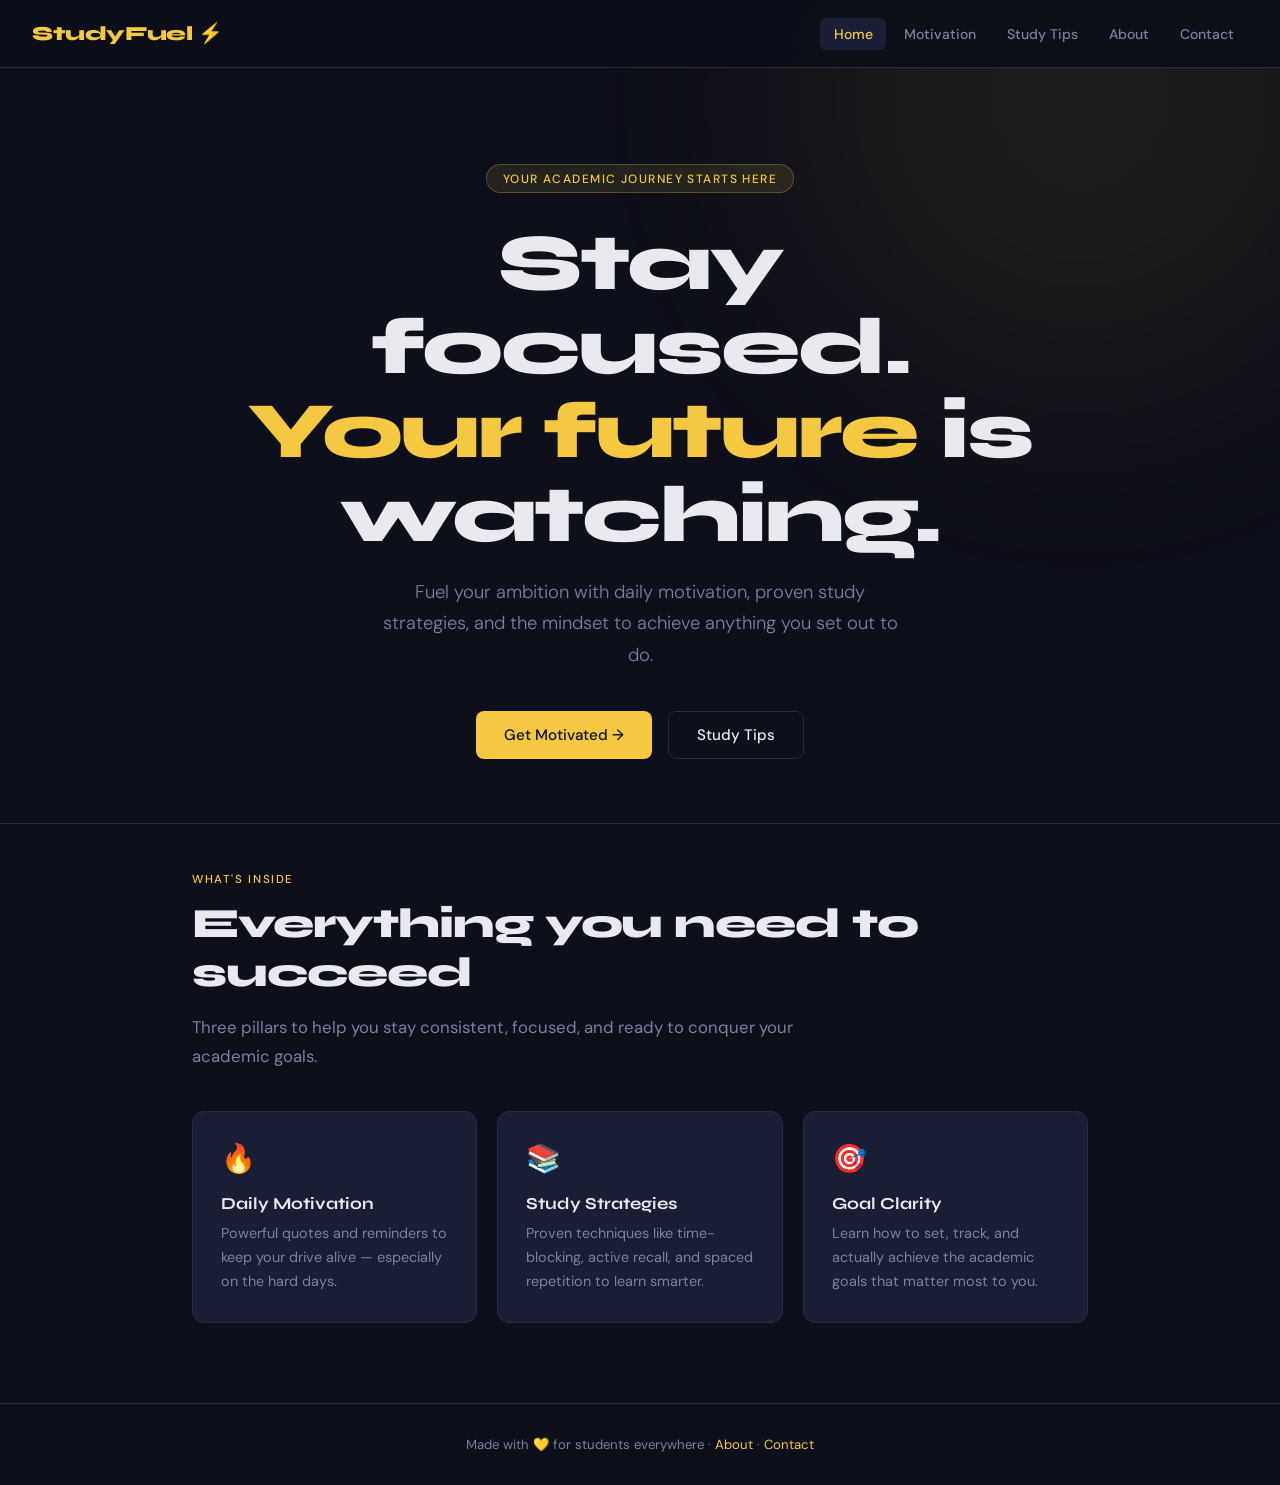
<file: index.html>
<!DOCTYPE html>
<html lang="en">
<head>
  <meta charset="UTF-8" />
  <meta name="viewport" content="width=device-width, initial-scale=1.0" />
  <title>Student Motivation 💡</title>
  <link rel="stylesheet" href="style.css" />
</head>
<body>

<div class="glow"></div>

<nav>
  <a href="index.html" class="nav-logo">StudyFuel ⚡</a>
  <ul class="nav-links" id="navLinks">
    <li><a href="index.html" class="active">Home</a></li>
    <li><a href="motivation.html">Motivation</a></li>
    <li><a href="study-tips.html">Study Tips</a></li>
    <li><a href="about.html">About</a></li>
    <li><a href="contact.html">Contact</a></li>
  </ul>
  <button class="hamburger" id="hamburger" aria-label="Toggle menu">
    <span></span><span></span><span></span>
  </button>
</nav>

<main>
  <section class="hero">
    <div class="hero-tag fade-up">Your academic journey starts here</div>
    <h1 class="fade-up">Stay focused.<br><em>Your future</em> is watching.</h1>
    <p class="fade-up">Fuel your ambition with daily motivation, proven study strategies, and the mindset to achieve anything you set out to do.</p>
    <div style="display:flex;gap:1rem;justify-content:center;flex-wrap:wrap;" class="fade-up">
      <a href="motivation.html" class="btn btn-primary">Get Motivated →</a>
      <a href="study-tips.html" class="btn btn-outline">Study Tips</a>
    </div>
  </section>

  <hr class="divider" />

  <section class="section">
    <div class="section-label">What's inside</div>
    <h2>Everything you need to succeed</h2>
    <p>Three pillars to help you stay consistent, focused, and ready to conquer your academic goals.</p>
    <div class="grid">
      <div class="card fade-up">
        <div class="card-icon">🔥</div>
        <h3>Daily Motivation</h3>
        <p>Powerful quotes and reminders to keep your drive alive — especially on the hard days.</p>
      </div>
      <div class="card fade-up">
        <div class="card-icon">📚</div>
        <h3>Study Strategies</h3>
        <p>Proven techniques like time-blocking, active recall, and spaced repetition to learn smarter.</p>
      </div>
      <div class="card fade-up">
        <div class="card-icon">🎯</div>
        <h3>Goal Clarity</h3>
        <p>Learn how to set, track, and actually achieve the academic goals that matter most to you.</p>
      </div>
    </div>
  </section>
</main>

<footer>
  <p>Made with 💛 for students everywhere · <a href="about.html">About</a> · <a href="contact.html">Contact</a></p>
</footer>

<script>
  const btn = document.getElementById('hamburger');
  const links = document.getElementById('navLinks');
  btn.addEventListener('click', () => links.classList.toggle('open'));
</script>

</body>
</html>
</file>
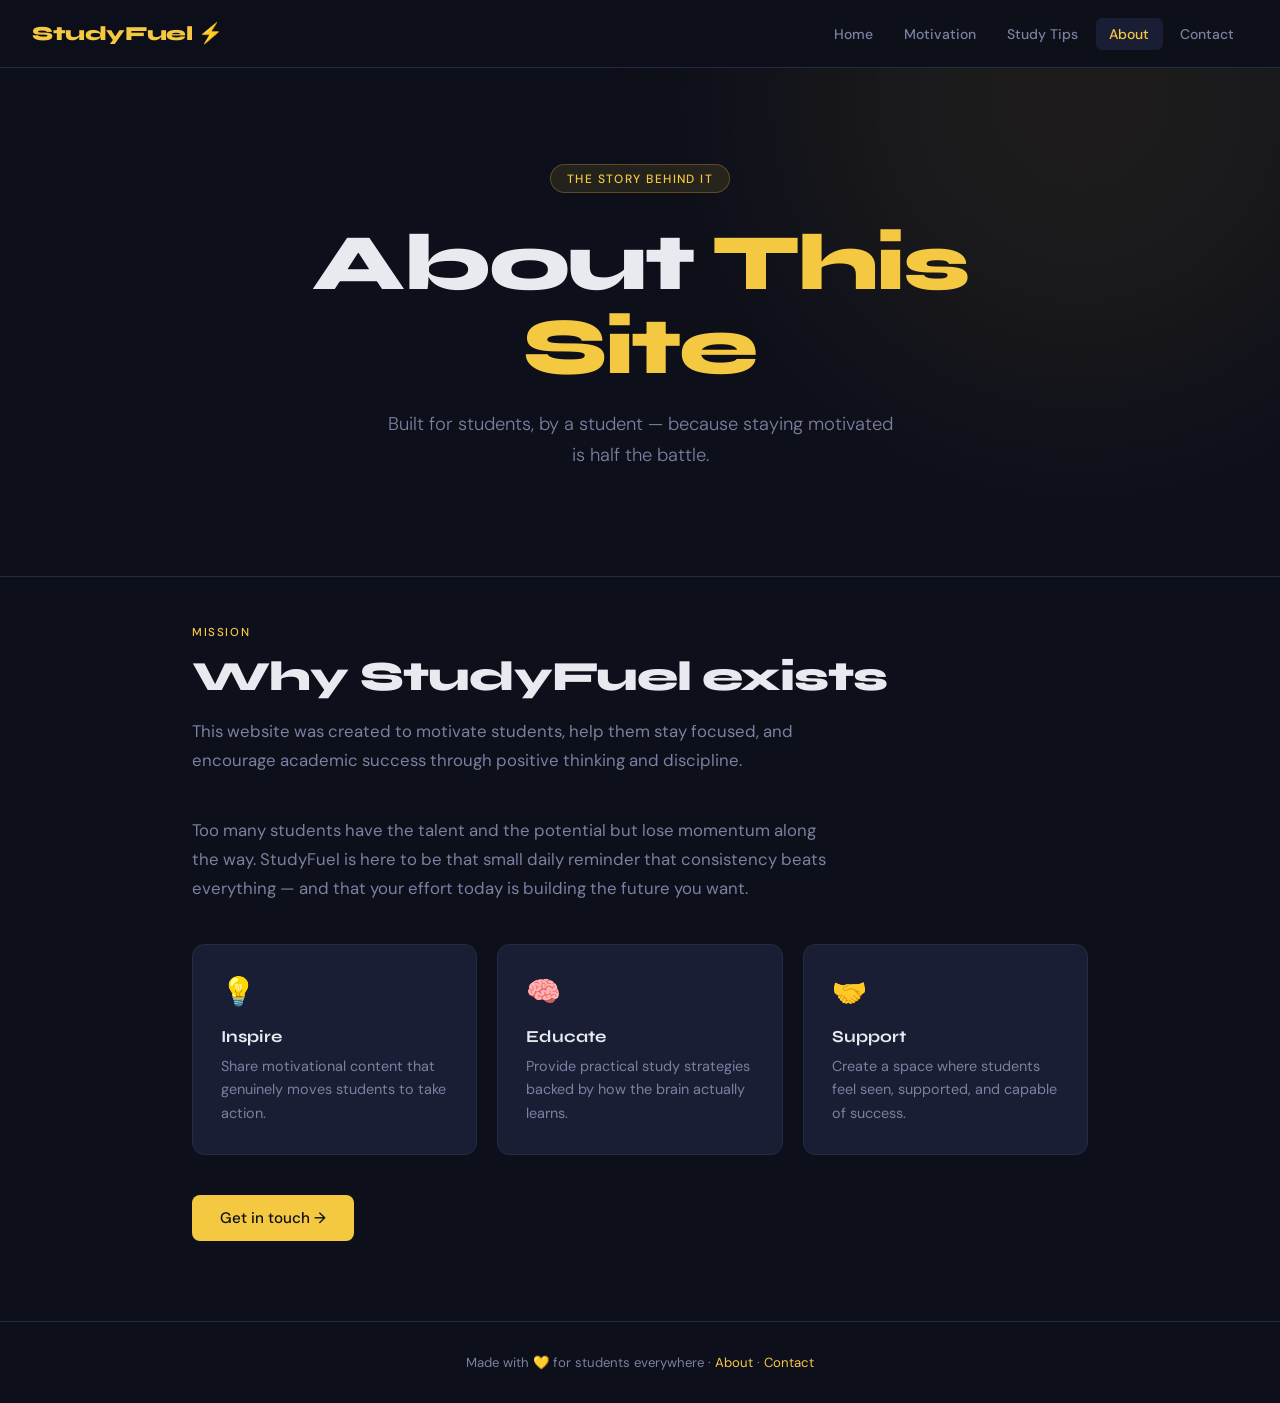
<file: about.html>
<!DOCTYPE html>
<html lang="en">
<head>
  <meta charset="UTF-8" />
  <meta name="viewport" content="width=device-width, initial-scale=1.0" />
  <title>About · StudyFuel</title>
  <link rel="stylesheet" href="style.css" />
</head>
<body>

<div class="glow"></div>

<nav>
  <a href="index.html" class="nav-logo">StudyFuel ⚡</a>
  <ul class="nav-links" id="navLinks">
    <li><a href="index.html">Home</a></li>
    <li><a href="motivation.html">Motivation</a></li>
    <li><a href="study-tips.html">Study Tips</a></li>
    <li><a href="about.html" class="active">About</a></li>
    <li><a href="contact.html">Contact</a></li>
  </ul>
  <button class="hamburger" id="hamburger" aria-label="Toggle menu">
    <span></span><span></span><span></span>
  </button>
</nav>

<main>
  <section class="hero">
    <div class="hero-tag fade-up">The story behind it</div>
    <h1 class="fade-up">About <em>This Site</em></h1>
    <p class="fade-up">Built for students, by a student — because staying motivated is half the battle.</p>
  </section>

  <hr class="divider" />

  <section class="section">
    <div class="section-label">Mission</div>
    <h2>Why StudyFuel exists</h2>
    <p>This website was created to motivate students, help them stay focused, and encourage academic success through positive thinking and discipline.</p>
    <p>Too many students have the talent and the potential but lose momentum along the way. StudyFuel is here to be that small daily reminder that consistency beats everything — and that your effort today is building the future you want.</p>

    <div class="grid" style="margin-top:2rem;">
      <div class="card fade-up">
        <div class="card-icon">💡</div>
        <h3>Inspire</h3>
        <p>Share motivational content that genuinely moves students to take action.</p>
      </div>
      <div class="card fade-up">
        <div class="card-icon">🧠</div>
        <h3>Educate</h3>
        <p>Provide practical study strategies backed by how the brain actually learns.</p>
      </div>
      <div class="card fade-up">
        <div class="card-icon">🤝</div>
        <h3>Support</h3>
        <p>Create a space where students feel seen, supported, and capable of success.</p>
      </div>
    </div>

    <div style="margin-top:2.5rem;">
      <a href="contact.html" class="btn btn-primary">Get in touch →</a>
    </div>
  </section>
</main>

<footer>
  <p>Made with 💛 for students everywhere · <a href="about.html">About</a> · <a href="contact.html">Contact</a></p>
</footer>

<script>
  const btn = document.getElementById('hamburger');
  const links = document.getElementById('navLinks');
  btn.addEventListener('click', () => links.classList.toggle('open'));
</script>

</body>
</html>
</file>
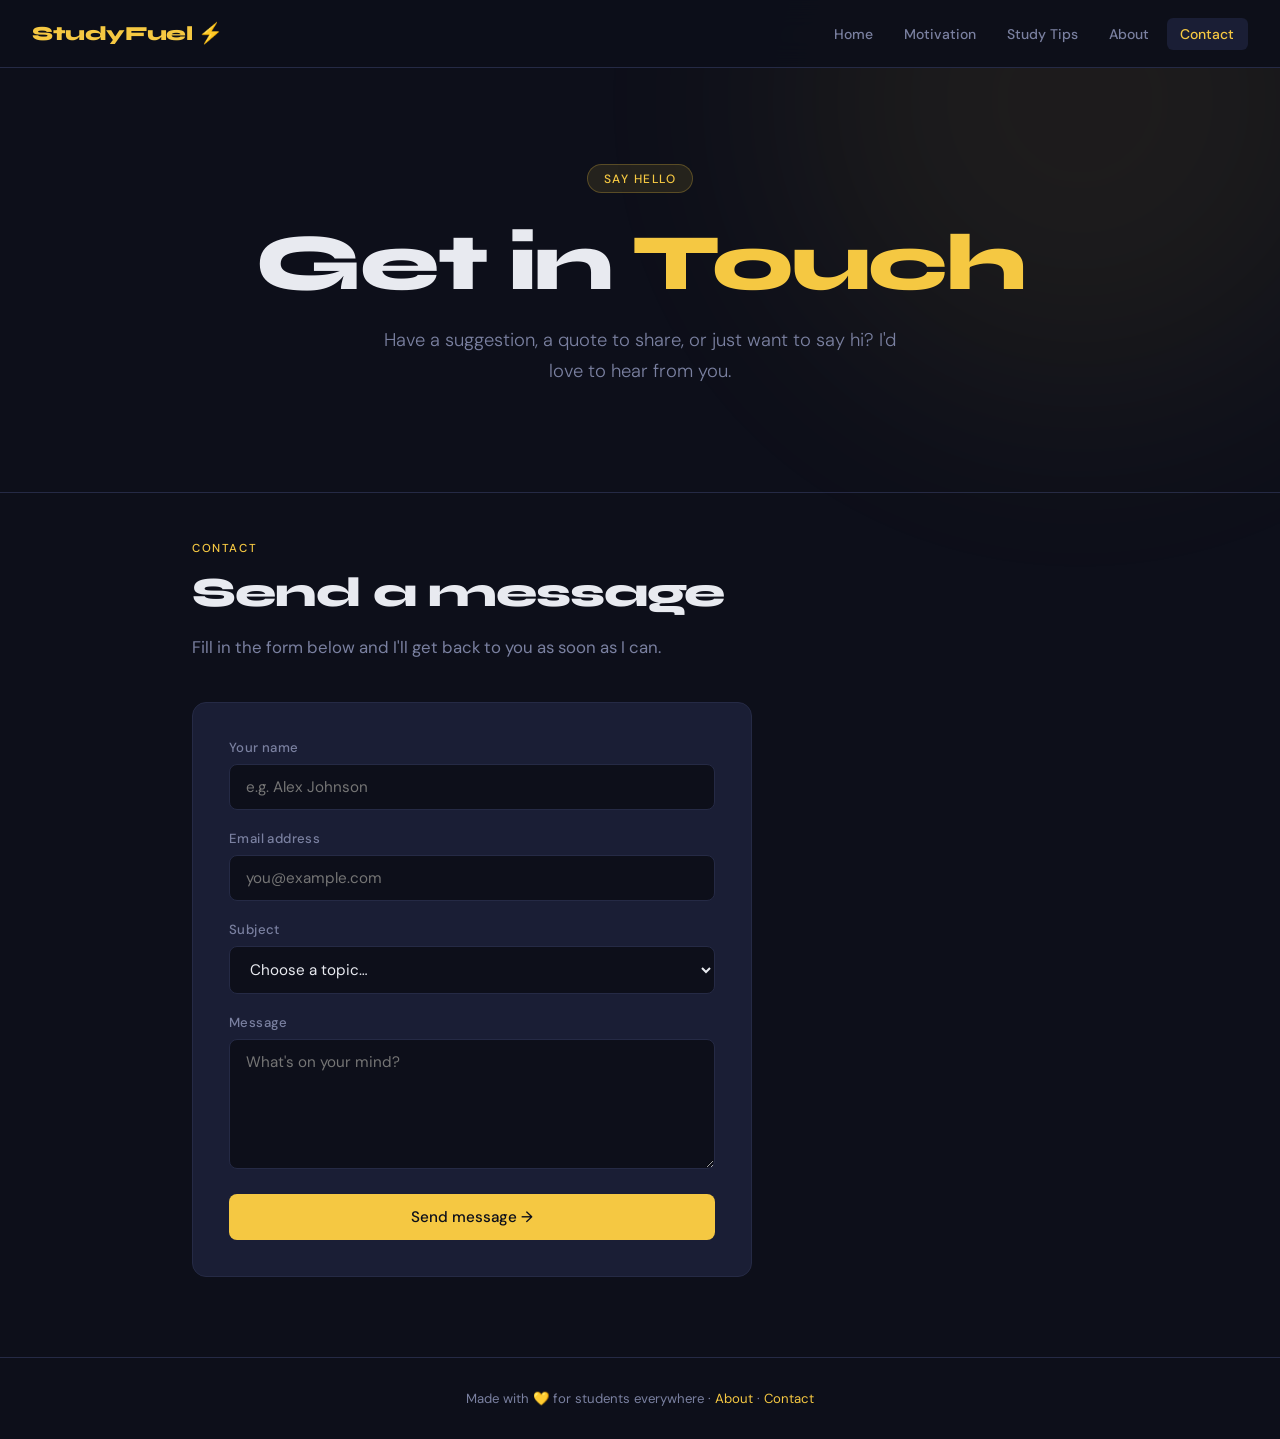
<file: contact.html>
<!DOCTYPE html>
<html lang="en">
<head>
  <meta charset="UTF-8" />
  <meta name="viewport" content="width=device-width, initial-scale=1.0" />
  <title>Contact · StudyFuel</title>
  <link rel="stylesheet" href="style.css" />
</head>
<body>

<div class="glow"></div>

<nav>
  <a href="index.html" class="nav-logo">StudyFuel ⚡</a>
  <ul class="nav-links" id="navLinks">
    <li><a href="index.html">Home</a></li>
    <li><a href="motivation.html">Motivation</a></li>
    <li><a href="study-tips.html">Study Tips</a></li>
    <li><a href="about.html">About</a></li>
    <li><a href="contact.html" class="active">Contact</a></li>
  </ul>
  <button class="hamburger" id="hamburger" aria-label="Toggle menu">
    <span></span><span></span><span></span>
  </button>
</nav>

<main>
  <section class="hero">
    <div class="hero-tag fade-up">Say hello</div>
    <h1 class="fade-up">Get in <em>Touch</em></h1>
    <p class="fade-up">Have a suggestion, a quote to share, or just want to say hi? I'd love to hear from you.</p>
  </section>

  <hr class="divider" />

  <section class="section">
    <div class="section-label">Contact</div>
    <h2>Send a message</h2>
    <p>Fill in the form below and I'll get back to you as soon as I can.</p>

    <div class="contact-form" id="contactForm">
      <div class="form-group">
        <label for="name">Your name</label>
        <input type="text" id="name" placeholder="e.g. Alex Johnson" />
      </div>
      <div class="form-group">
        <label for="email">Email address</label>
        <input type="email" id="email" placeholder="you@example.com" />
      </div>
      <div class="form-group">
        <label for="subject">Subject</label>
        <select id="subject">
          <option value="" disabled selected>Choose a topic…</option>
          <option>Suggestion or feedback</option>
          <option>Quote submission</option>
          <option>General question</option>
          <option>Other</option>
        </select>
      </div>
      <div class="form-group">
        <label for="message">Message</label>
        <textarea id="message" placeholder="What's on your mind?"></textarea>
      </div>
      <button class="btn btn-primary" id="submitBtn" onclick="handleSubmit()" style="width:100%;justify-content:center;">
        Send message →
      </button>
    </div>

    <div class="form-success" id="formSuccess">
      <div class="checkmark">✅</div>
      <h3 style="font-family:'Syne',sans-serif;font-size:1.4rem;margin-bottom:0.5rem;">Message sent!</h3>
      <p style="color:var(--muted);">Thanks for reaching out. I'll get back to you soon.</p>
      <a href="index.html" class="btn btn-outline" style="margin-top:1.5rem;">← Back to home</a>
    </div>
  </section>
</main>

<footer>
  <p>Made with 💛 for students everywhere · <a href="about.html">About</a> · <a href="contact.html">Contact</a></p>
</footer>

<script>
  const btn = document.getElementById('hamburger');
  const links = document.getElementById('navLinks');
  btn.addEventListener('click', () => links.classList.toggle('open'));

  function handleSubmit() {
    const name = document.getElementById('name').value.trim();
    const email = document.getElementById('email').value.trim();
    const message = document.getElementById('message').value.trim();

    if (!name || !email || !message) {
      alert('Please fill in your name, email, and message.');
      return;
    }

    document.getElementById('contactForm').style.display = 'none';
    document.getElementById('formSuccess').style.display = 'block';
  }
</script>

</body>
</html>
</file>
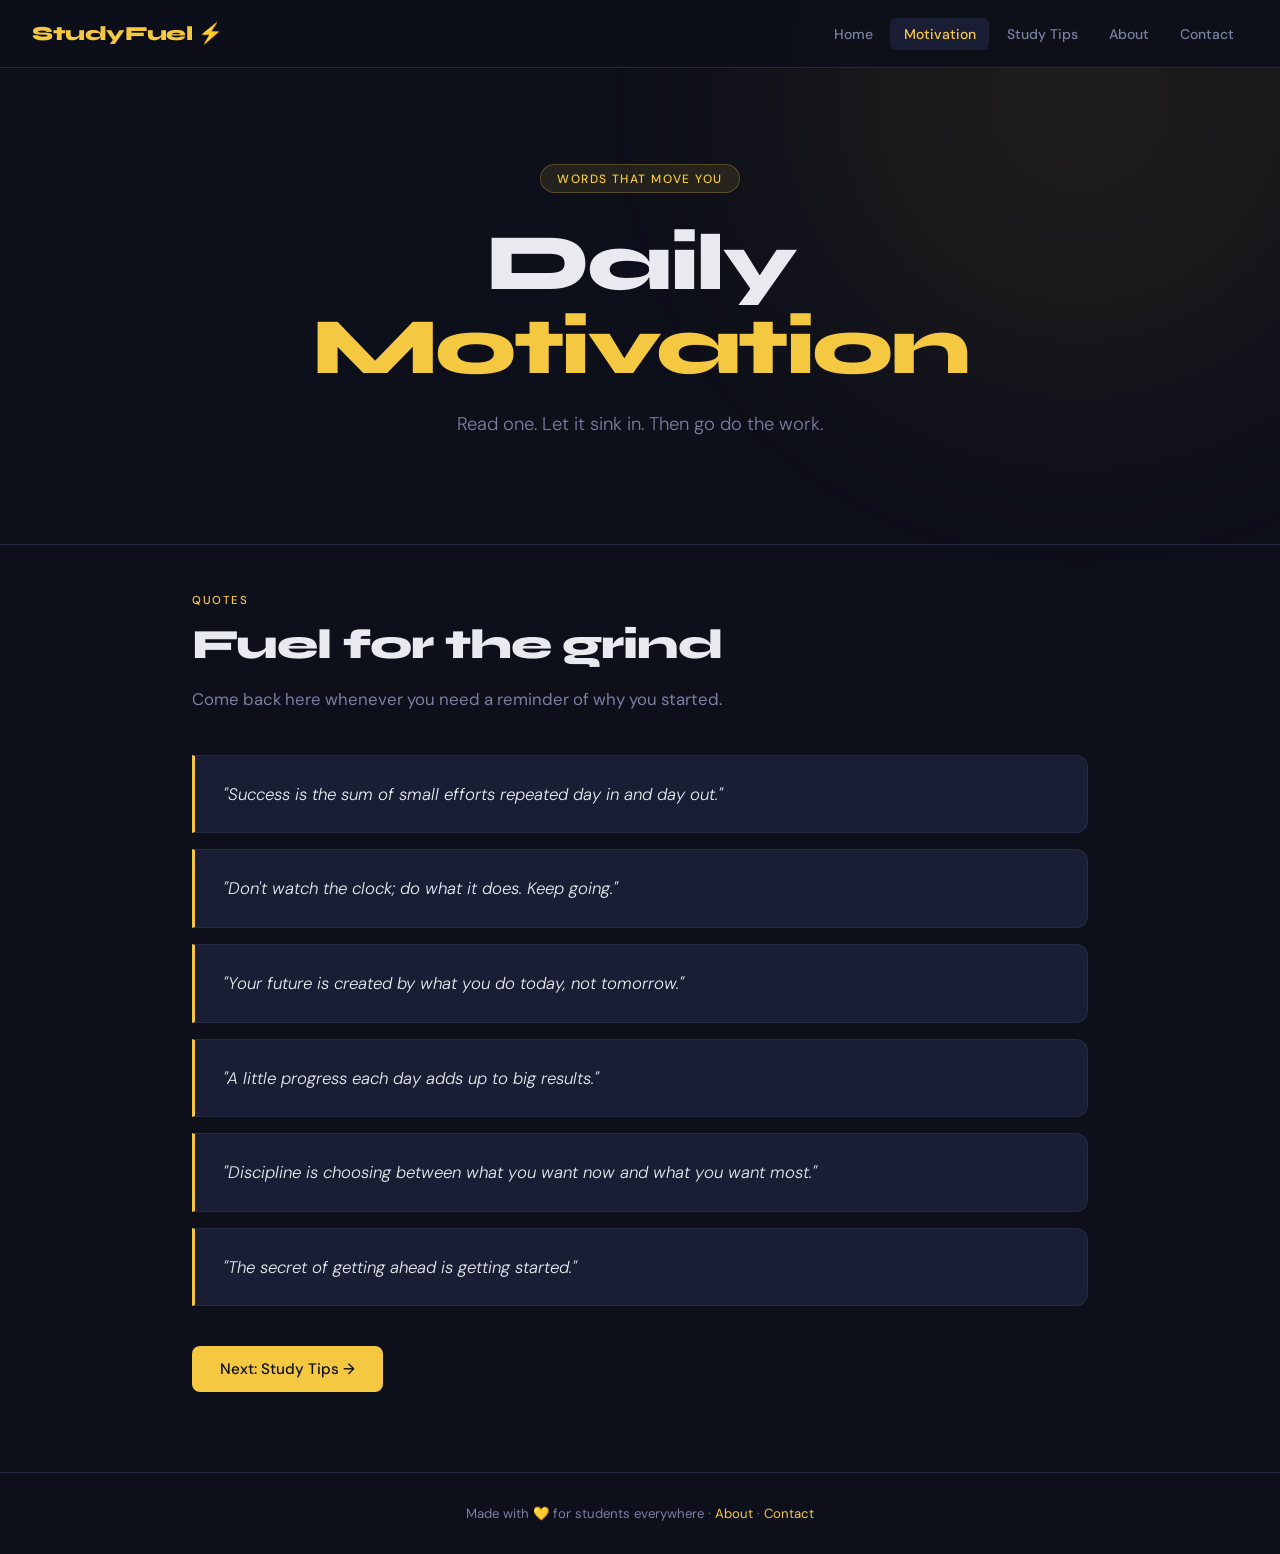
<file: motivation.html>
<!DOCTYPE html>
<html lang="en">
<head>
  <meta charset="UTF-8" />
  <meta name="viewport" content="width=device-width, initial-scale=1.0" />
  <title>Daily Motivation · StudyFuel</title>
  <link rel="stylesheet" href="style.css" />
</head>
<body>

<div class="glow"></div>

<nav>
  <a href="index.html" class="nav-logo">StudyFuel ⚡</a>
  <ul class="nav-links" id="navLinks">
    <li><a href="index.html">Home</a></li>
    <li><a href="motivation.html" class="active">Motivation</a></li>
    <li><a href="study-tips.html">Study Tips</a></li>
    <li><a href="about.html">About</a></li>
    <li><a href="contact.html">Contact</a></li>
  </ul>
  <button class="hamburger" id="hamburger" aria-label="Toggle menu">
    <span></span><span></span><span></span>
  </button>
</nav>

<main>
  <section class="hero">
    <div class="hero-tag fade-up">Words that move you</div>
    <h1 class="fade-up">Daily <em>Motivation</em></h1>
    <p class="fade-up">Read one. Let it sink in. Then go do the work.</p>
  </section>

  <hr class="divider" />

  <section class="section">
    <div class="section-label">Quotes</div>
    <h2>Fuel for the grind</h2>
    <p>Come back here whenever you need a reminder of why you started.</p>

    <div class="quote-card fade-up">
      <p>"Success is the sum of small efforts repeated day in and day out."</p>
    </div>
    <div class="quote-card fade-up">
      <p>"Don't watch the clock; do what it does. Keep going."</p>
    </div>
    <div class="quote-card fade-up">
      <p>"Your future is created by what you do today, not tomorrow."</p>
    </div>
    <div class="quote-card fade-up">
      <p>"A little progress each day adds up to big results."</p>
    </div>
    <div class="quote-card fade-up">
      <p>"Discipline is choosing between what you want now and what you want most."</p>
    </div>
    <div class="quote-card fade-up">
      <p>"The secret of getting ahead is getting started."</p>
    </div>

    <div style="margin-top:2.5rem;">
      <a href="study-tips.html" class="btn btn-primary">Next: Study Tips →</a>
    </div>
  </section>
</main>

<footer>
  <p>Made with 💛 for students everywhere · <a href="about.html">About</a> · <a href="contact.html">Contact</a></p>
</footer>

<script>
  const btn = document.getElementById('hamburger');
  const links = document.getElementById('navLinks');
  btn.addEventListener('click', () => links.classList.toggle('open'));
</script>

</body>
</html>
</file>
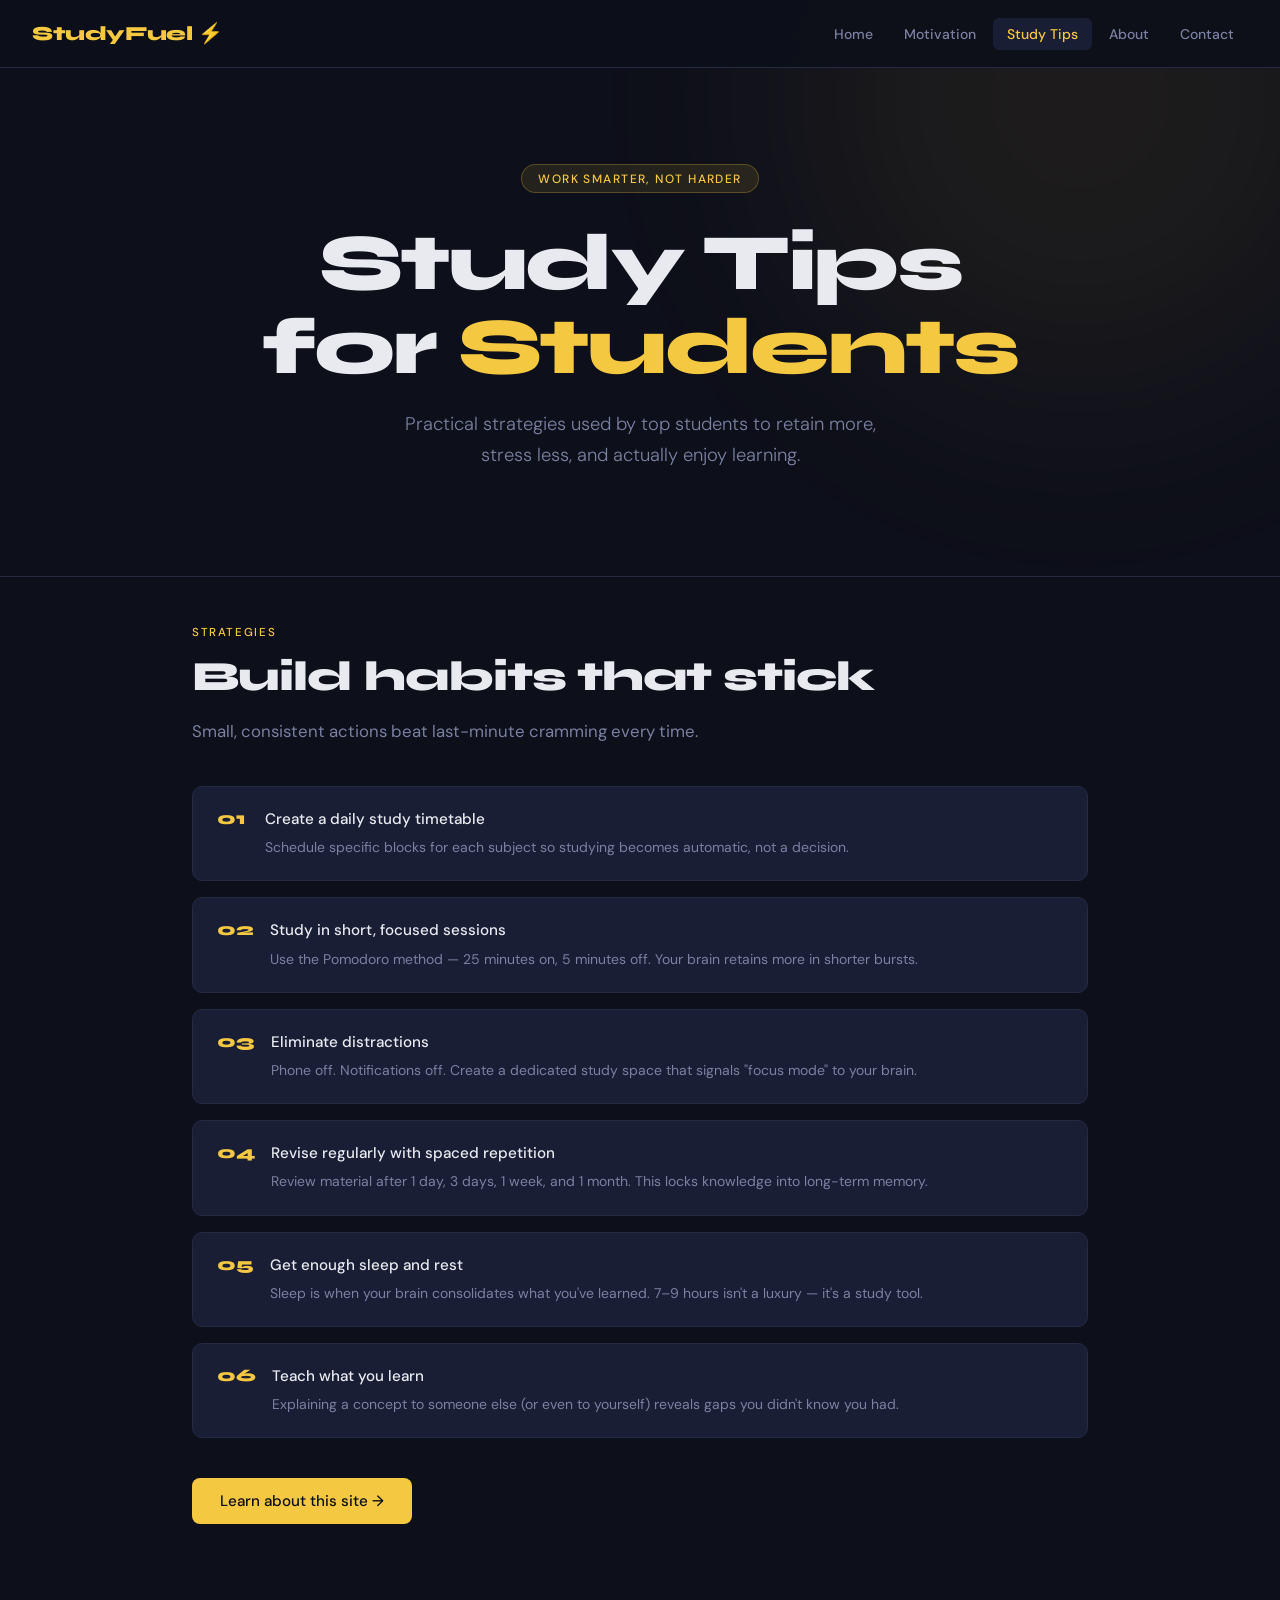
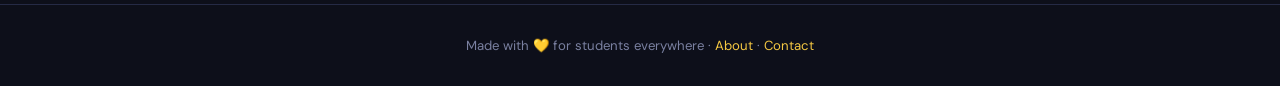
<file: study-tips.html>
<!DOCTYPE html>
<html lang="en">
<head>
  <meta charset="UTF-8" />
  <meta name="viewport" content="width=device-width, initial-scale=1.0" />
  <title>Study Tips · StudyFuel</title>
  <link rel="stylesheet" href="style.css" />
</head>
<body>

<div class="glow"></div>

<nav>
  <a href="index.html" class="nav-logo">StudyFuel ⚡</a>
  <ul class="nav-links" id="navLinks">
    <li><a href="index.html">Home</a></li>
    <li><a href="motivation.html">Motivation</a></li>
    <li><a href="study-tips.html" class="active">Study Tips</a></li>
    <li><a href="about.html">About</a></li>
    <li><a href="contact.html">Contact</a></li>
  </ul>
  <button class="hamburger" id="hamburger" aria-label="Toggle menu">
    <span></span><span></span><span></span>
  </button>
</nav>

<main>
  <section class="hero">
    <div class="hero-tag fade-up">Work smarter, not harder</div>
    <h1 class="fade-up">Study Tips for <em>Students</em></h1>
    <p class="fade-up">Practical strategies used by top students to retain more, stress less, and actually enjoy learning.</p>
  </section>

  <hr class="divider" />

  <section class="section">
    <div class="section-label">Strategies</div>
    <h2>Build habits that stick</h2>
    <p>Small, consistent actions beat last-minute cramming every time.</p>

    <ul class="tips-list">
      <li class="fade-up">
        <span class="tip-num">01</span>
        <div class="tip-text">
          <strong>Create a daily study timetable</strong>
          <span>Schedule specific blocks for each subject so studying becomes automatic, not a decision.</span>
        </div>
      </li>
      <li class="fade-up">
        <span class="tip-num">02</span>
        <div class="tip-text">
          <strong>Study in short, focused sessions</strong>
          <span>Use the Pomodoro method — 25 minutes on, 5 minutes off. Your brain retains more in shorter bursts.</span>
        </div>
      </li>
      <li class="fade-up">
        <span class="tip-num">03</span>
        <div class="tip-text">
          <strong>Eliminate distractions</strong>
          <span>Phone off. Notifications off. Create a dedicated study space that signals "focus mode" to your brain.</span>
        </div>
      </li>
      <li class="fade-up">
        <span class="tip-num">04</span>
        <div class="tip-text">
          <strong>Revise regularly with spaced repetition</strong>
          <span>Review material after 1 day, 3 days, 1 week, and 1 month. This locks knowledge into long-term memory.</span>
        </div>
      </li>
      <li class="fade-up">
        <span class="tip-num">05</span>
        <div class="tip-text">
          <strong>Get enough sleep and rest</strong>
          <span>Sleep is when your brain consolidates what you've learned. 7–9 hours isn't a luxury — it's a study tool.</span>
        </div>
      </li>
      <li class="fade-up">
        <span class="tip-num">06</span>
        <div class="tip-text">
          <strong>Teach what you learn</strong>
          <span>Explaining a concept to someone else (or even to yourself) reveals gaps you didn't know you had.</span>
        </div>
      </li>
    </ul>

    <div style="margin-top:2.5rem;">
      <a href="about.html" class="btn btn-primary">Learn about this site →</a>
    </div>
  </section>
</main>

<footer>
  <p>Made with 💛 for students everywhere · <a href="about.html">About</a> · <a href="contact.html">Contact</a></p>
</footer>

<script>
  const btn = document.getElementById('hamburger');
  const links = document.getElementById('navLinks');
  btn.addEventListener('click', () => links.classList.toggle('open'));
</script>

</body>
</html>
</file>
<file: style.css>
@import url('https://fonts.googleapis.com/css2?family=Syne:wght@700;800&family=DM+Sans:ital,wght@0,300;0,400;0,500;1,300&display=swap');

:root {
  --bg: #0d0f1a;
  --surface: #13162a;
  --card: #1a1e35;
  --accent: #f5c842;
  --accent2: #ff6b35;
  --text: #e8eaf0;
  --muted: #7a80a0;
  --border: #252a45;
  --nav-h: 68px;
}

*, *::before, *::after { box-sizing: border-box; margin: 0; padding: 0; }

html { scroll-behavior: smooth; }

body {
  font-family: 'DM Sans', sans-serif;
  background: var(--bg);
  color: var(--text);
  min-height: 100vh;
  overflow-x: hidden;
}

/* NAV */
nav {
  position: sticky;
  top: 0;
  z-index: 100;
  height: var(--nav-h);
  background: rgba(13,15,26,0.9);
  backdrop-filter: blur(14px);
  border-bottom: 1px solid var(--border);
  display: flex;
  align-items: center;
  justify-content: space-between;
  padding: 0 2rem;
}

.nav-logo {
  font-family: 'Syne', sans-serif;
  font-weight: 800;
  font-size: 1.25rem;
  color: var(--accent);
  text-decoration: none;
  letter-spacing: -0.02em;
}

.nav-links {
  display: flex;
  gap: 0.25rem;
  list-style: none;
}

.nav-links a {
  font-size: 0.875rem;
  font-weight: 500;
  color: var(--muted);
  text-decoration: none;
  padding: 0.45rem 0.85rem;
  border-radius: 6px;
  transition: color 0.2s, background 0.2s;
}

.nav-links a:hover,
.nav-links a.active {
  color: var(--text);
  background: var(--card);
}

.nav-links a.active {
  color: var(--accent);
}

/* HAMBURGER */
.hamburger {
  display: none;
  flex-direction: column;
  gap: 5px;
  cursor: pointer;
  background: none;
  border: none;
  padding: 4px;
}

.hamburger span {
  display: block;
  width: 24px;
  height: 2px;
  background: var(--text);
  border-radius: 2px;
  transition: all 0.3s;
}

/* HERO */
.hero {
  padding: 6rem 2rem 4rem;
  max-width: 900px;
  margin: 0 auto;
  text-align: center;
  position: relative;
}

.hero-tag {
  display: inline-block;
  font-size: 0.75rem;
  font-weight: 500;
  letter-spacing: 0.12em;
  text-transform: uppercase;
  color: var(--accent);
  background: rgba(245,200,66,0.1);
  border: 1px solid rgba(245,200,66,0.25);
  border-radius: 99px;
  padding: 0.35rem 1rem;
  margin-bottom: 1.75rem;
}

.hero h1 {
  font-family: 'Syne', sans-serif;
  font-size: clamp(2.6rem, 7vw, 5rem);
  font-weight: 800;
  line-height: 1.05;
  letter-spacing: -0.03em;
  margin-bottom: 1.25rem;
}

.hero h1 em {
  font-style: normal;
  color: var(--accent);
}

.hero p {
  font-size: 1.15rem;
  font-weight: 300;
  color: var(--muted);
  max-width: 520px;
  margin: 0 auto 2.5rem;
  line-height: 1.7;
}

.btn {
  display: inline-flex;
  align-items: center;
  gap: 0.5rem;
  padding: 0.8rem 1.75rem;
  border-radius: 8px;
  font-family: 'DM Sans', sans-serif;
  font-size: 0.95rem;
  font-weight: 500;
  text-decoration: none;
  transition: all 0.2s;
  cursor: pointer;
  border: none;
}

.btn-primary {
  background: var(--accent);
  color: #0d0f1a;
}

.btn-primary:hover {
  background: #fdd84e;
  transform: translateY(-1px);
  box-shadow: 0 8px 24px rgba(245,200,66,0.25);
}

.btn-outline {
  background: transparent;
  color: var(--text);
  border: 1px solid var(--border);
}

.btn-outline:hover {
  border-color: var(--accent);
  color: var(--accent);
}

/* SECTION */
.section {
  max-width: 960px;
  margin: 0 auto;
  padding: 3rem 2rem 5rem;
}

.section-label {
  font-size: 0.72rem;
  font-weight: 500;
  letter-spacing: 0.14em;
  text-transform: uppercase;
  color: var(--accent);
  margin-bottom: 0.75rem;
}

.section h2 {
  font-family: 'Syne', sans-serif;
  font-size: clamp(1.8rem, 4vw, 2.6rem);
  font-weight: 800;
  letter-spacing: -0.025em;
  margin-bottom: 1rem;
}

.section > p {
  color: var(--muted);
  font-size: 1.05rem;
  line-height: 1.75;
  max-width: 640px;
  margin-bottom: 2.5rem;
}

/* CARDS */
.grid {
  display: grid;
  grid-template-columns: repeat(auto-fill, minmax(260px, 1fr));
  gap: 1.25rem;
}

.card {
  background: var(--card);
  border: 1px solid var(--border);
  border-radius: 12px;
  padding: 1.75rem;
  transition: transform 0.2s, border-color 0.2s, box-shadow 0.2s;
}

.card:hover {
  transform: translateY(-3px);
  border-color: rgba(245,200,66,0.3);
  box-shadow: 0 12px 32px rgba(0,0,0,0.3);
}

.card-icon {
  font-size: 1.75rem;
  margin-bottom: 1rem;
}

.card h3 {
  font-family: 'Syne', sans-serif;
  font-size: 1.05rem;
  font-weight: 700;
  margin-bottom: 0.5rem;
}

.card p {
  font-size: 0.9rem;
  color: var(--muted);
  line-height: 1.65;
}

/* QUOTE CARDS */
.quote-card {
  background: var(--card);
  border: 1px solid var(--border);
  border-left: 3px solid var(--accent);
  border-radius: 0 12px 12px 0;
  padding: 1.5rem 1.75rem;
  margin-bottom: 1rem;
  transition: transform 0.2s, box-shadow 0.2s;
}

.quote-card:hover {
  transform: translateX(4px);
  box-shadow: 0 8px 24px rgba(0,0,0,0.25);
}

.quote-card p {
  font-size: 1.05rem;
  font-style: italic;
  font-weight: 300;
  line-height: 1.7;
  color: var(--text);
}

/* TIPS LIST */
.tips-list {
  display: flex;
  flex-direction: column;
  gap: 1rem;
  list-style: none;
}

.tips-list li {
  display: flex;
  align-items: flex-start;
  gap: 1rem;
  background: var(--card);
  border: 1px solid var(--border);
  border-radius: 10px;
  padding: 1.25rem 1.5rem;
  transition: border-color 0.2s, transform 0.2s;
}

.tips-list li:hover {
  border-color: rgba(245,200,66,0.3);
  transform: translateX(4px);
}

.tip-num {
  font-family: 'Syne', sans-serif;
  font-size: 1.1rem;
  font-weight: 800;
  color: var(--accent);
  min-width: 2rem;
  padding-top: 1px;
}

.tip-text {
  font-size: 0.95rem;
  line-height: 1.65;
  color: var(--text);
}

.tip-text strong {
  display: block;
  font-weight: 500;
  margin-bottom: 0.2rem;
  color: var(--text);
}

.tip-text span {
  color: var(--muted);
  font-size: 0.875rem;
}

/* CONTACT FORM */
.contact-form {
  background: var(--card);
  border: 1px solid var(--border);
  border-radius: 14px;
  padding: 2.25rem;
  max-width: 560px;
}

.form-group {
  margin-bottom: 1.25rem;
}

.form-group label {
  display: block;
  font-size: 0.825rem;
  font-weight: 500;
  color: var(--muted);
  margin-bottom: 0.5rem;
  letter-spacing: 0.03em;
}

.form-group input,
.form-group textarea,
.form-group select {
  width: 100%;
  background: var(--bg);
  border: 1px solid var(--border);
  border-radius: 8px;
  padding: 0.75rem 1rem;
  color: var(--text);
  font-family: 'DM Sans', sans-serif;
  font-size: 0.95rem;
  outline: none;
  transition: border-color 0.2s, box-shadow 0.2s;
}

.form-group input:focus,
.form-group textarea:focus,
.form-group select:focus {
  border-color: var(--accent);
  box-shadow: 0 0 0 3px rgba(245,200,66,0.1);
}

.form-group textarea {
  min-height: 130px;
  resize: vertical;
}

.form-success {
  display: none;
  text-align: center;
  padding: 1.5rem;
}

.form-success .checkmark {
  font-size: 2.5rem;
  margin-bottom: 0.75rem;
}

/* DIVIDER */
.divider {
  border: none;
  border-top: 1px solid var(--border);
  margin: 0;
}

/* BG GLOW */
.glow {
  position: fixed;
  pointer-events: none;
  width: 600px;
  height: 600px;
  border-radius: 50%;
  filter: blur(120px);
  opacity: 0.07;
  background: var(--accent);
  top: -200px;
  right: -100px;
  z-index: 0;
}

/* FOOTER */
footer {
  border-top: 1px solid var(--border);
  padding: 2rem;
  text-align: center;
  color: var(--muted);
  font-size: 0.825rem;
}

footer a { color: var(--accent); text-decoration: none; }

/* RESPONSIVE */
@media (max-width: 640px) {
  .hamburger { display: flex; }
  .nav-links {
    display: none;
    position: absolute;
    top: var(--nav-h);
    left: 0; right: 0;
    background: var(--surface);
    border-bottom: 1px solid var(--border);
    flex-direction: column;
    padding: 1rem;
    gap: 0.25rem;
  }
  .nav-links.open { display: flex; }
  .nav-links a { padding: 0.65rem 1rem; border-radius: 8px; }
  .hero { padding: 4rem 1.5rem 3rem; }
  .section { padding: 2rem 1.5rem 4rem; }
  .contact-form { padding: 1.5rem; }
}

/* FADE IN */
@keyframes fadeUp {
  from { opacity: 0; transform: translateY(20px); }
  to   { opacity: 1; transform: translateY(0); }
}

.fade-up {
  animation: fadeUp 0.6s ease both;
}

.fade-up:nth-child(1) { animation-delay: 0.05s; }
.fade-up:nth-child(2) { animation-delay: 0.15s; }
.fade-up:nth-child(3) { animation-delay: 0.25s; }
.fade-up:nth-child(4) { animation-delay: 0.35s; }
.fade-up:nth-child(5) { animation-delay: 0.45s; }
</file>
